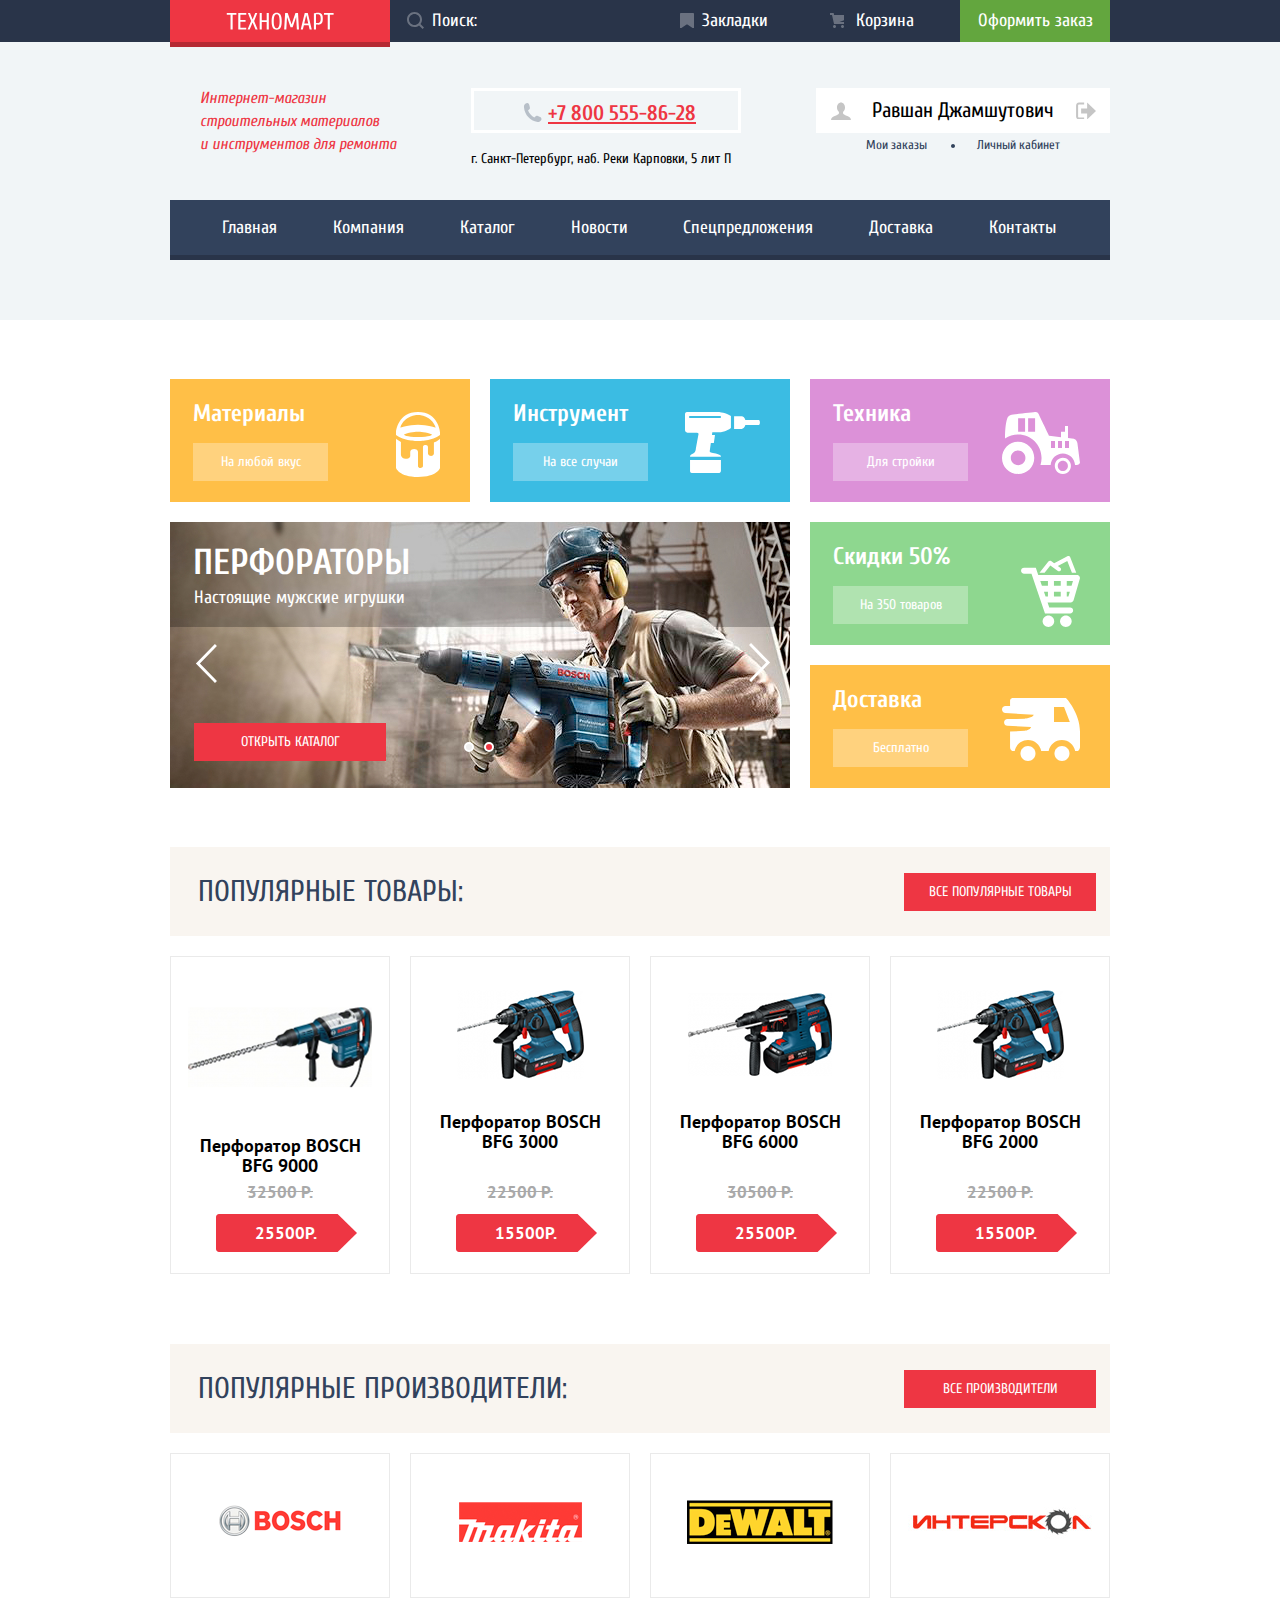
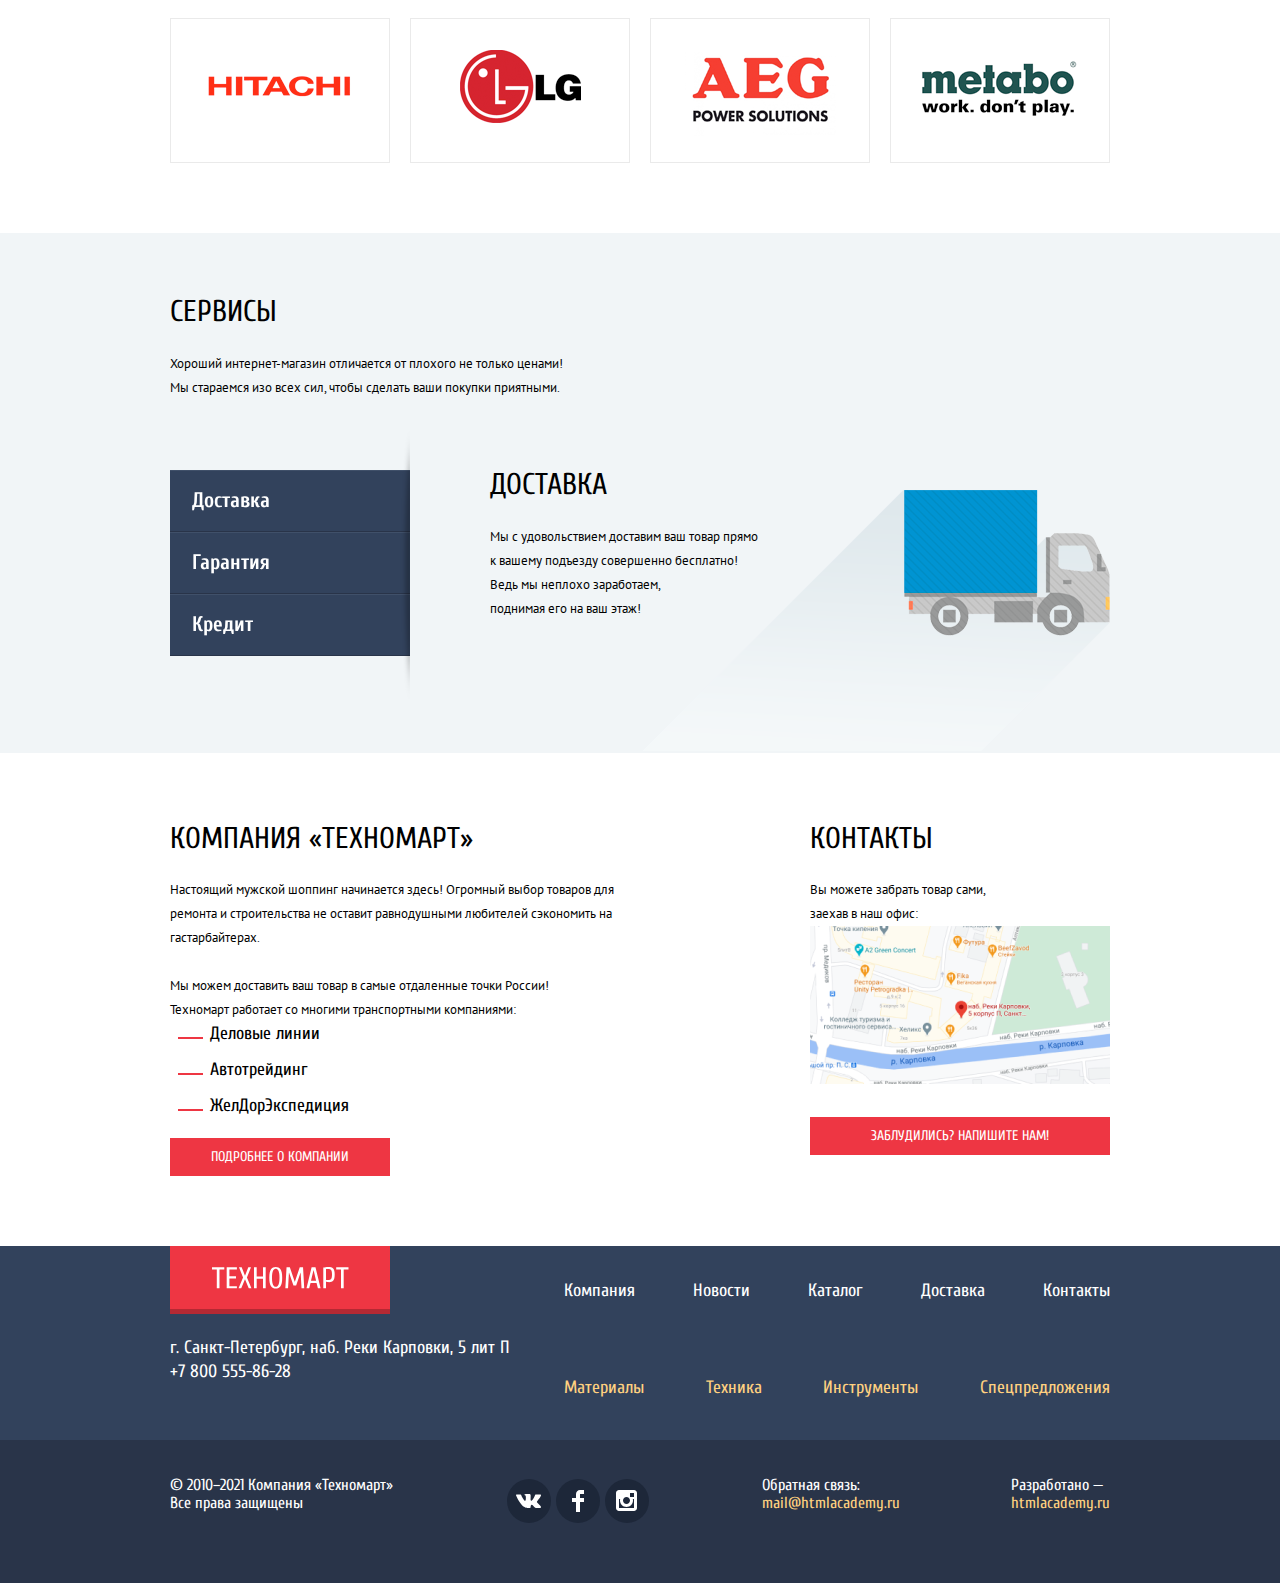
<file: index.html>
<!DOCTYPE html>
<html class="page" lang="ru">
  <head>
    <meta charset="utf-8">
    <link rel="icon" href="favicon.ico">
    <link rel="icon" href="img/icon/favicon/icon.svg" type="image/svg+xml">
    <link rel="apple-touch-icon" href="img/icon/favicon/180.png">
    <link rel="manifest" href="manifest.webmanifest">
    <link rel="preconnect" href="https://fonts.googleapis.com">
    <link rel="preconnect" href="https://fonts.gstatic.com" crossorigin>
    <link href="https://fonts.googleapis.com/css2?family=Cuprum:ital,wght@0,400;0,700;1,400;1,700&family=PT+Sans:wght@400;700&display=swap" rel="stylesheet">
    <link href="css/normalize.css" rel="stylesheet">
    <link href="css/style.css" rel="stylesheet">
    <title>HTML Academy: {{projectTitle}}</title>
  </head>

  <body class="body">
    <header class="header">
        <div class="header-top-wrapper">
          <div class="header-top container href">
            <div class="logo-header">
              <img src="img/logo-technomart.svg" width="108" height="18" alt="Логотип Техномарт">
            </div>
            <div class="header-search">
            <form method="post">
              <input type="search" value="Поиск:" name="search">
            </form>
            </div>
            <a class="header-top-bookmark" href="blank.html"><span>Закладки</span>
            <a class="header-top-cart" href="blank.html"><span>Корзина</span>
            <a class="header-top-order" href="blank.html"><span>Оформить заказ</span></a>
          </div>
        </div class="header-top-wrapper">
        <div class="header-login container">
          <p class="header-title">Интернет-магазин<br>строительных материалов<br>и инструментов для ремонта</p>
          <div>
            <div class="header-contacts-phone">
              <a href="tel:+78005558628" aria-label="телефон">+7 800 555-86-28</a>
            </div>
            <p class="header-address" aria-label="адрес">г. Санкт-Петербург, наб. Реки Карповки, 5 лит П</p>
          </div>
          <div class="visually-hidden">
            <form>
              <button class="button-header-login" aria-label="войти в личный кабинет"><span>Войти</span></button>
              <button class="button-header-reg" aria-label="регистрация"><span>Регистрация</span></button>
            </form>
          </div>
          <div class="authorized">
            <form>
              <button class="button-authorized">
                <span>Равшан Джамшутович</span>
              </button>
            </form>
            <span class="href authorized-text">
              <a href="#">Мои заказы</a>
              <a href="#">Личный кабинет</a></span>
          </div>
        </div>

        <nav class="container">
          <ul class="navigation-undermenu list href">
            <li><a href="index.html"><span>Главная</span></a></li>
            <li><a href="#"><span>Компания</span></a></li>
            <li><a href="catalog.html">Каталог</span></a></li>
            <li><a href="#"><span>Новости</span></a></li>
            <li><a href="#"><span>Спецпредложения</span></a></li>
            <li><a href="#"><span>Доставка</span></a></li>
            <li><a href="#"><span>Контакты</span></a></li>
          </ul>
        </nav>
    </header>

    <main>
      <h1 class="visually-hidden">Интернет-магазин Техномарт</h1>
      <section class="promoblock container" aria-label="Промо-блок">
        <h2 class="visually-hidden">Промо-блок</h2>
          <ul class="promoblock-list list">
            <li class="promoblock-item promoblock-item-materials">
              <h3>Материалы</h3>
              <button class="button-promoblock"><span>На любой вкус</span></button>
              <img class="img img-promoblock" src="img/icon/icon-1.svg" width="44" height="65" alt="иконка ведро краски">
            </li>
            <li class="promoblock-item promoblock-item-instruments">
              <h3>Инструмент</h3>
              <button class="button-promoblock"><span>На все случаи</span></button>
              <img class="img img-promoblock" src="img/icon/icon-2.svg" width="75" height="61" alt="иконка перфоратор">
            </li>
            <li class="promoblock-item promoblock-item-technics">
              <h3>Техника</h3>
              <button class="button-promoblock"><span>Для стройки</span></button>
              <img class="img img-promoblock" src="img/icon/icon-3.svg" width="78" height="62" alt="иконка техника">
            </li>
            <li class="promoblock-item promoblock-item-discounts">
              <h3>Скидки 50%</h3>
              <button class="button-promoblock"><span>На 350 товаров</span></button>
              <img class="img img-promoblock" src="img/icon/icon-4.svg" width="59" height="72" alt="иконка тележка">
            </li>
            <li class="promoblock-item promoblock-item-delivery">
              <h3>Доставка</h3>
              <button class="button-promoblock"><span>Бесплатно</span></button>
              <img class="img img-promoblock" src="img/icon/icon-5.svg" width="78" height="63" alt="иконка Доставка">
            </li>
            <li class="slider-main">
              <div>
                <div class="slider-perf">
                  <h3>Перфораторы</h3>
                  <span class="slider-text">Настоящие мужские игрушки</span>
                </div>
                <div class="slider-drel"><h3>Дрели</h3>
                  <span class="slider-text">Соседям на радость!</span>
                </div>
              </div>
              <div>
                <button class="button button-slider">Открыть каталог</button>
                <button class="button-slider-back"></button>
                <button class="button-slider-next"></button>
                <div class="slider-pagination">
                  <button class="button-slider-pagination"></button>
                  <button class="button-slider-pagination current"></button>
                </div>
              </div>
            </li>
          </ul>

      </section>

      <section class=" container">
        <div class="topic-sepia">
          <h2 class="topic">Популярные товары:</h2>
          <form>
            <button class="button">Все популярные товары</button>
          </form>
        </div>
        <ul class="product-cart-list product-cart-list-pop list">
          <li class="product-cart">
            <h3 class="product-cart-title"><span>Перфоратор BOSCH<br> BFG 9000</span></h3>
            <img class="img img-product-cart" src="img/product/perf1.png" width="184" height="164" alt="">
            <span class="product-cart-lastprice">32500 р.</span>
              <button class="button-product-cart" aria-label="добавить в корзину Перфоратор BOSCH BFG 9000">25500р.</button>
            <div class="product-cart-description">
              <button class="button-product-cart-description-buy" >Купить</button>
              <button class="button-product-cart-description-bookmarks">В закладки</button>
            </div>
          </li>
          <li class="product-cart">
            <h3 class="product-cart-title">Перфоратор BOSCH<br>BFG 3000</h3>
            <img class="img img-product-cart" src="img/product/perf2.png" width="127" height="112" alt=""><br>
            <span class="product-cart-lastprice">22500 р.</span>
            <form>
              <button class="button-product-cart">15500р.</button>
            </form>
            <div class="product-cart-description">
              <button class="button-product-cart-description-buy">Купить</button>
              <button class="button-product-cart-description-bookmarks">В закладки</button>
            </div>
          </li>
          <li class="product-cart">
            <h3 class="product-cart-title">Перфоратор BOSCH<br> BFG 6000</h3>
            <img class="img img-product-cart" src="img/product/perf3.png" width="144" height="128" alt=""><br>
            <span class="product-cart-lastprice">30500 р.</span>
            <form>
              <button class="button-product-cart">25500р.</button>
            </form>
            <div class="product-cart-description">
              <button class="button-product-cart-description-buy">Купить</button>
              <button class="button-product-cart-description-bookmarks">В закладки</button>
            </div>
          </li>
          <li class="product-cart">
            <h3 class="product-cart-title">Перфоратор BOSCH<br> BFG 2000</h3>
            <img class="img img-product-cart" src="img/product/perf2.png" width="127" height="112" alt=""><br>
            <span class="product-cart-lastprice">22500 р.</span>
            <form>
              <button class="button-product-cart">15500р.</button>
            </form>
            <div class="product-cart-description">
              <button class="button-product-cart-description-buy">Купить</button>
              <button class="button-product-cart-description-bookmarks">В закладки</button>
            </div>
          </li>
          <!-- <li>
            <button class="button"><img src="/img/icon/icon-cart.svg">Купить</button>
          </li> -->
        </ul>
      </section>

      <section class=" container">
        <div class="topic-sepia">
          <h2 class="topic">Популярные производители:</h2>
            <button class="button">Все производители</button>
        </div>
        <ul class="brand-list list">
          <li class="link-brand">
            <a href="blank.html"><img class="brand-img" src="img/brands/bosch1.png" width="126" height="37" alt=""></a>
          </li>
          <li class="link-brand" >
            <a href="blank.html"><img class="brand-img" src="img/brands/makita2.png" width="123" height="40" alt=""></a>
          </li>
          <li class="link-brand">
            <a href="blank.html"><img class="brand-img" src="img/brands/dewalt3.png" width="146" height="44" alt=""></a>
          </li>
          <li class="link-brand" >
            <a href="blank.html"><img class="brand-img" src="img/brands/interskol4.png" width="200" height="76" alt=""></a>
          </li>
          <li class="link-brand" >
            <a href="blank.html"><img class="brand-img" src="img/brands/hitachi5.png" width="169" height="31" alt=""></a>
          </li>
          <li class="link-brand" >
            <a href="blank.html"><img class="brand-img" src="img/brands/lg6.png" width="121"; height="73" alt=""></a>
          </li>
          <li class="link-brand" >
            <a href="blank.html"><img class="brand-img" src="img/brands/aeg7.png" width="151" height="98" alt=""></a>
          </li>
          <li class="link-brand" >
            <a href="blank.html"><img class="brand-img" src="img/brands/metabo8.png" width="206" height="73" alt=""></a>
          </li>
        </ul>
      </section>

      <section class="info-cont">
        <div class="info container">
          <div class="service"><h2 class="topic">Сервисы</h2>
            <span>Хороший интернет-магазин отличается от плохого не только ценами!<br>Мы стараемся изо всех сил, чтобы сделать ваши покупки приятными.</span>
          </div>
          <ul class="service-list list">
            <li><button class="service-button">Доставка</button></li>
            <li><button class="service-button">Гарантия</button></li>
            <li><button class="service-button">Кредит</button></li>
          </ul>
          <ul class="slider-service list">
            <li class="service-item-devilery">
              <h3 class="topic">Доставка</h3>
              <span>Мы с удовольствием доставим ваш товар прямо<br>к вашему подъезду совершенно бесплатно!<br>Ведь мы неплохо заработаем,<br>поднимая его на ваш этаж!</span>
            </li>
            <li class="service-item-garant visually-hidden">
              <h3 class="topic">Гарантия</h3>
              Если купленный у нас товар поломается или заискрит, <br>а также в случае пожара, спровоцированного его возгоранием,  вы всегда можете быть уверены в нашей гарантии. Мы обменяем сгоревший товар на новый. <br>Дом уж восстановите как-нибудь сами.
            </li>
            <li class="service-item-credit visually-hidden">
              <h3 class="topic">Кредит</h3>
              Залезть в долговую яму стало проще! <br>Кредитные консультанты придут вам на помощь.
            <button class="button">ОТПРАВИТЬ ЗАЯВКУ</button>
            </li>
          </ul>
        </div>
      </section>

      <section class="about  container">
        <div class="about-company">
          <h2 class="topic">КОМПАНИЯ «Техномарт»</h2>
          <span>Настоящий мужской шоппинг начинается здесь! Огромный выбор товаров для ремонта и строительства не оставит равнодушными любителей сэкономить на гастарбайтерах.<br><br>Мы можем доставить ваш товар в самые отдаленные точки России!<br>Техномарт работает со многими транспортными компаниями:<br></span>
          <ul class="about-list">
            <li>Деловые линии</button></li>
            <li>Автотрейдинг</button></li>
            <li>ЖелДорЭкспедиция</button></li>
          </ul>
          <form>
            <button class="button">Подробнее о компании</button>
          </form>
        </div>
        <div class="about-contacts">
          <h2 class="topic">КОНТАКТЫ</h2>
          <span>Вы можете забрать товар сами,<br>заехав в наш офис:</span>
          <img class="img img-map" src="img/map-mini.png" width="300" height="158" alt="Карта">
          <img class="img img-map img-map-popup" src="img/map-popup.png" width="1736" height="779" alt="">
          <form>
            <button class="button modal-feedback-show">Заблудились? НапиШИТЕ НАМ!</button>
          </form>
        </div>
        </section>
    </main>

    <footer class="navigation-footer-wrapper">
      <nav class="navigation-footer-top container">
        <a class="logo-footer" href="index.html"><img src="img/logo-technomart-footer.svg" width="138" height="23" alt="лого техномаркт"></a>
        <ul class="href footer-nav-list list">
          <li><a href="company.html">Компания</a></li>
          <li><a href="blank.html">Новости</a></li>
          <li><a href="catalog.html">Каталог</a></li>
          <li><a href="blank.html">Доставка</a></li>
          <li><a href="contacts.html">Контакты</a></li>
        </ul>
        <span class="footer-contacts href" aria-label="адрес">г. Санкт-Петербург, наб. Реки Карповки, 5 лит П<br><a href="tel:+78005558628">+7 800 555-86-28</a></span>
        <ul class="href footer-nav-list footer-text-gold list">
          <li><a href="blank.html">Материалы</a></li>
          <li><a href="blank.html">Техника</a></li>
          <li><a href="blank.html">Инструменты</a></li>
          <li><a href="blank.html">Спецпредложения</a></li>
        </ul>
      </nav>

      <div class="href footer-down-wrapper">
        <div class="footer-down container">
          <span>© 2010–2021 Компания «Техномарт»<br>Все права защищены</span>
          <ul class="img-social-list list">
            <li aria-label="Вконтакте"><svg  width="44" height="44" viewBox="0 0 44 44" fill="none" xmlns="http://www.w3.org/2000/svg">
              <path d="M24.5403 25.7284C25.4609 25.4387 26.6395 27.6409 27.8943 28.4837C28.836 29.1221 29.5573 28.9843 29.5573 28.9843L32.9017 28.9374C32.9017 28.9374 34.6495 28.8324 33.8232 27.4805C33.7549 27.368 33.3389 26.4784 31.334 24.6474C29.2376 22.7321 29.5217 23.0424 32.0456 19.7312C33.5835 17.7127 34.1988 16.4799 34.0062 15.9549C33.8213 15.4496 32.6918 15.5809 32.6918 15.5809L28.9237 15.6062C28.5568 15.6071 28.2458 15.7177 28.1042 16.089C28.1013 16.0927 27.5062 17.6509 26.7127 18.9755C25.0362 21.7777 24.3669 21.9268 24.0896 21.7515C23.4531 21.3455 23.6139 20.123 23.6139 19.254C23.6139 16.538 24.0299 15.4055 22.7992 15.113C22.388 15.0155 22.0876 14.9518 21.0389 14.9424C19.6985 14.9227 18.5603 14.9424 17.9151 15.2509C17.4866 15.4599 17.1582 15.9184 17.3575 15.9446C17.6079 15.9774 18.1693 16.0946 18.4697 16.494C18.8559 17.0115 18.8443 18.1712 18.8443 18.1712C18.8443 18.1712 19.0649 21.369 18.3243 21.7655C17.8159 22.0374 17.1206 21.4824 15.6252 18.938C14.8615 17.6368 14.2847 16.1987 14.2847 16.1987C14.2847 16.1987 14.173 15.9315 13.9708 15.7852C13.73 15.6118 13.393 15.5565 13.393 15.5565L9.81656 15.579C9.81656 15.579 9.27923 15.594 9.08182 15.8246C8.90656 16.029 9.06738 16.4509 9.06738 16.4509C9.06738 16.4509 11.8686 22.9018 15.0406 26.1512C17.9488 29.1343 21.2537 28.9365 21.2537 28.9365H22.7511C22.7511 28.9365 23.2027 28.8859 23.4338 28.644C23.6495 28.419 23.6399 27.9962 23.6399 27.9962C23.6399 27.9962 23.61 26.019 24.5403 25.7284Z" fill="white"/>
              </svg></li>
            <li aria-label="Фейсбук"><svg width="44" height="44" viewBox="0 0 44 44" fill="none" xmlns="http://www.w3.org/2000/svg">
              <path d="M28 15V11H24C21.7909 11 20 12.7909 20 15V19H16V23H20V33H24V23H28V19H24V15H28Z" fill="white"/>
              </svg></li>
            <li aria-label="Инстаграм"><svg width="44" height="44" viewBox="0 0 44 44" fill="none" xmlns="http://www.w3.org/2000/svg">
              <path fill-rule="evenodd" clip-rule="evenodd" d="M14 11H29C30.65 11 32 12.35 32 14V29C32 30.65 30.65 32 29 32H14C12.35 32 11 30.65 11 29V14C11 12.35 12.35 11 14 11ZM25 21.5C25 19.57 23.43 18 21.5 18C19.57 18 18 19.57 18 21.5C18 23.43 19.57 25 21.5 25C23.43 25 25 23.43 25 21.5ZM14 29V20H15.181C15.0626 20.4913 15.0019 20.9947 15 21.5C15 25.0899 17.9101 28 21.5 28C25.0899 28 28 25.0899 28 21.5C27.9986 20.9946 27.9379 20.4912 27.819 20H29V29H14ZM25 18H29V14H25V18Z" fill="white"/>
              </svg></li>
          </ul>
          <span class="footer-text-gold">Обратная связь:<br><a class="footer-down-href" href="mail@htmlacademy.ru">mail@htmlacademy.ru</a></span>
          <span class="footer-text-gold">Разработано —<br><a class="footer-down-href" href="https://htmlacademy.ru/intensive/htmlcss">htmlacademy.ru</a></span>
        </div>
      </div>
    </footer>

    <section class="modal modal-feedback">
      <h2 class="feedback visually-hidden">Обратная связь</h2>
        <form class="container-modal" action="https://echo.htmlacademy.ru" method="post">
          <span class="feedback-name">
            <label for="name">Ваше имя:</label><br>
            <input id="name" type="text" name="name" placeholder="Имя Фамилия"  aria-label="введите имя и фамилию"></span>
          <span class="feedback-mail">
            <label for="email">Ваш e-mail:</label><br>
            <input id="email" type="email" name="e-mail" placeholder="email@example.com" aria-label="введите почтовый адресс"></span>
          <div class="feedback-text">
            <label for="text">Текст письма:</label><br>
            <input id="text" type="text" name="text" placeholder="В свободной форме"></div>
        </form>
        <div class="modal-button-wrapper">
          <input class="button modal-feedback-submit" type="submit" value="Отправить"  aria-label="отправить письмо">
        </div>
        <button class="modal-feedback-close" type="button">Закрыть</button>
    </section>

    <section class="modal map-popup">
      <h2 class="visually-hidden">Как до нас добраться</h2>
      <iframe src="https://www.google.com/maps/embed?pb=!1m18!1m12!1m3!1d998.4112633329355!2d30.3163145583218!3d59.968267337863026!2m3!1f0!2f0!3f0!3m2!1i1024!2i768!4f13.1!3m3!1m2!1s0x4696315bc48a26c9%3A0x8a49e1486716f5b1!2z0L3QsNCxLiBQ0LXQutC4INCa0LDRgNC_0L7QstC60LgsIDXQnywg0KHQsNC90LrRgi3Qn9C10YLQtdGA0LHRg9GA0LMsINCg0L7RgdGB0LjRjywgMTk3MDIy!5e0!3m2!1sru!2s!4v1652632997985!5m2!1sru!2s" width="943px" height="449px" style="border:0;" allowfullscreen="" loading="lazy" referrerpolicy="no-referrer-when-downgrade"></iframe>
      <button class="modal-map-close" type="button">Закрыть</button>
    </section>
    <script src="/js/modal-feedback.js"></script>
    <script src="/js/modal-map.js"></script>
  </body>
</html>
</file>
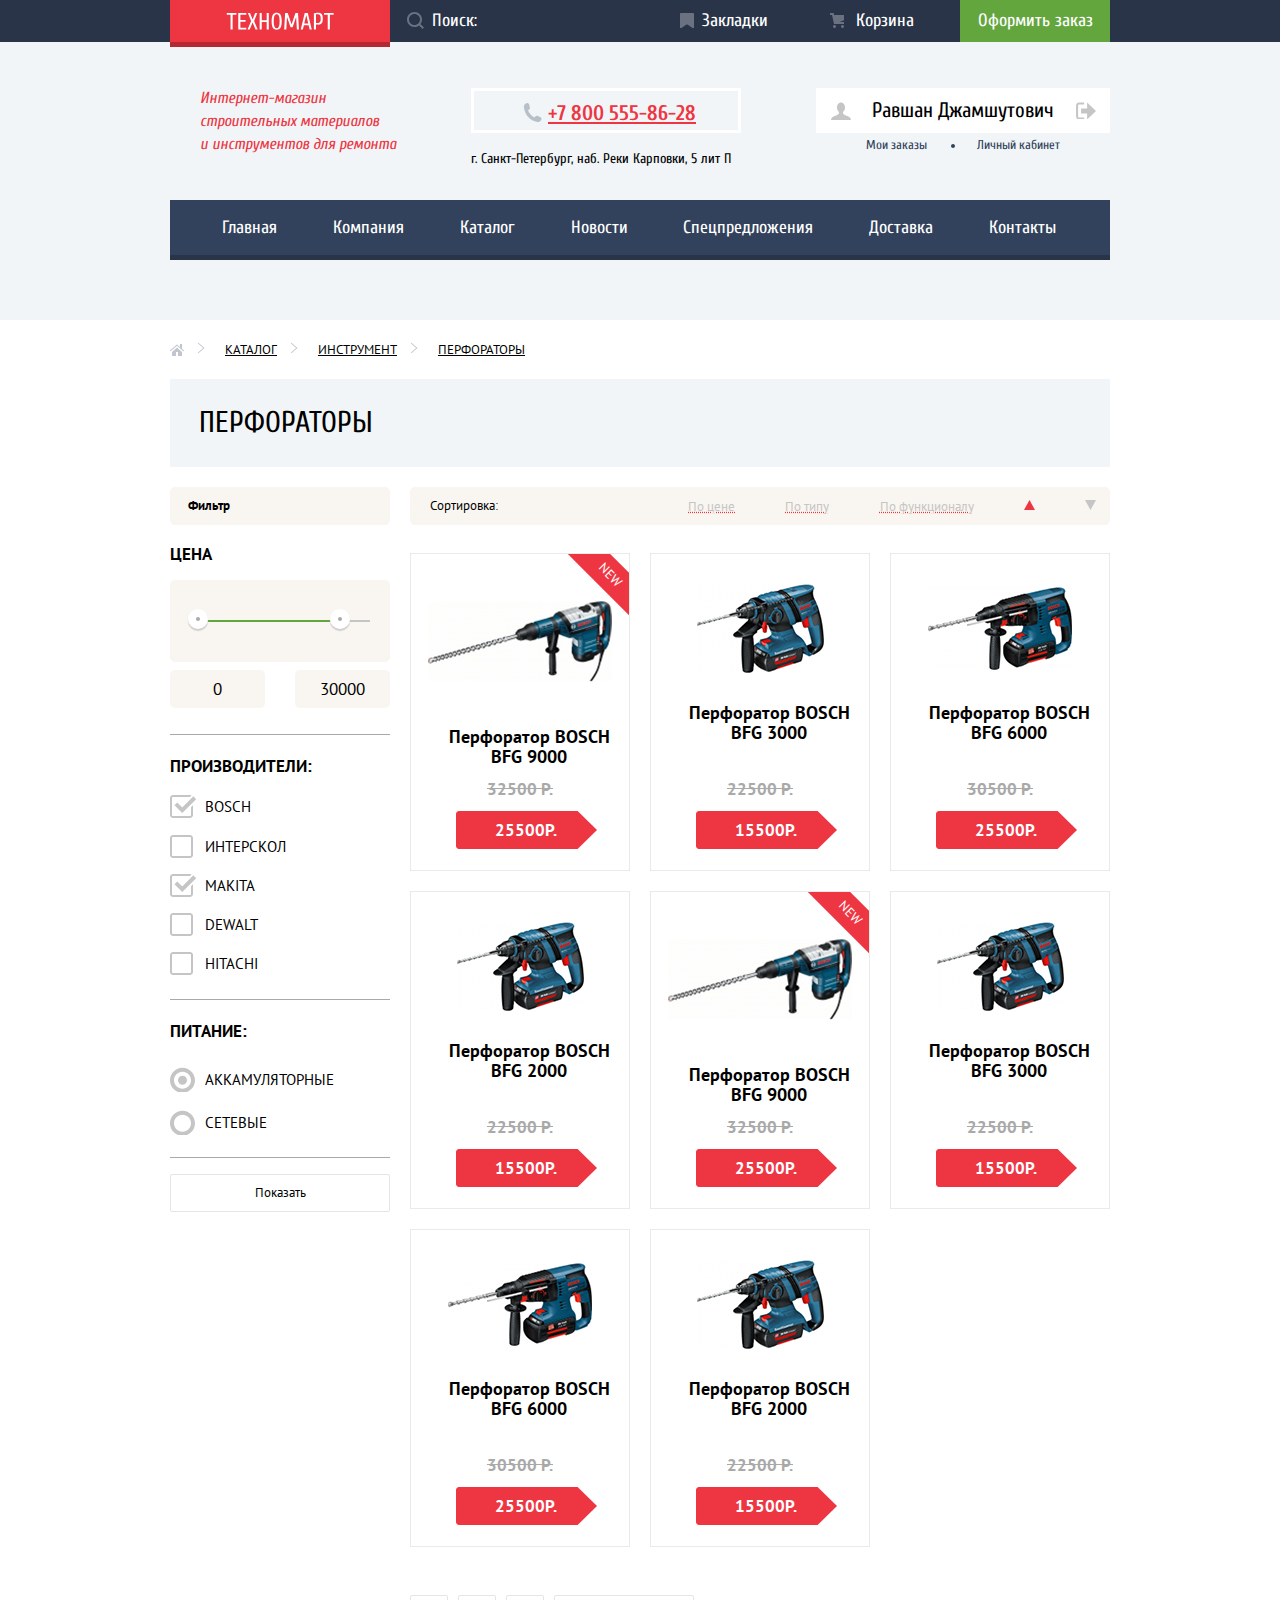
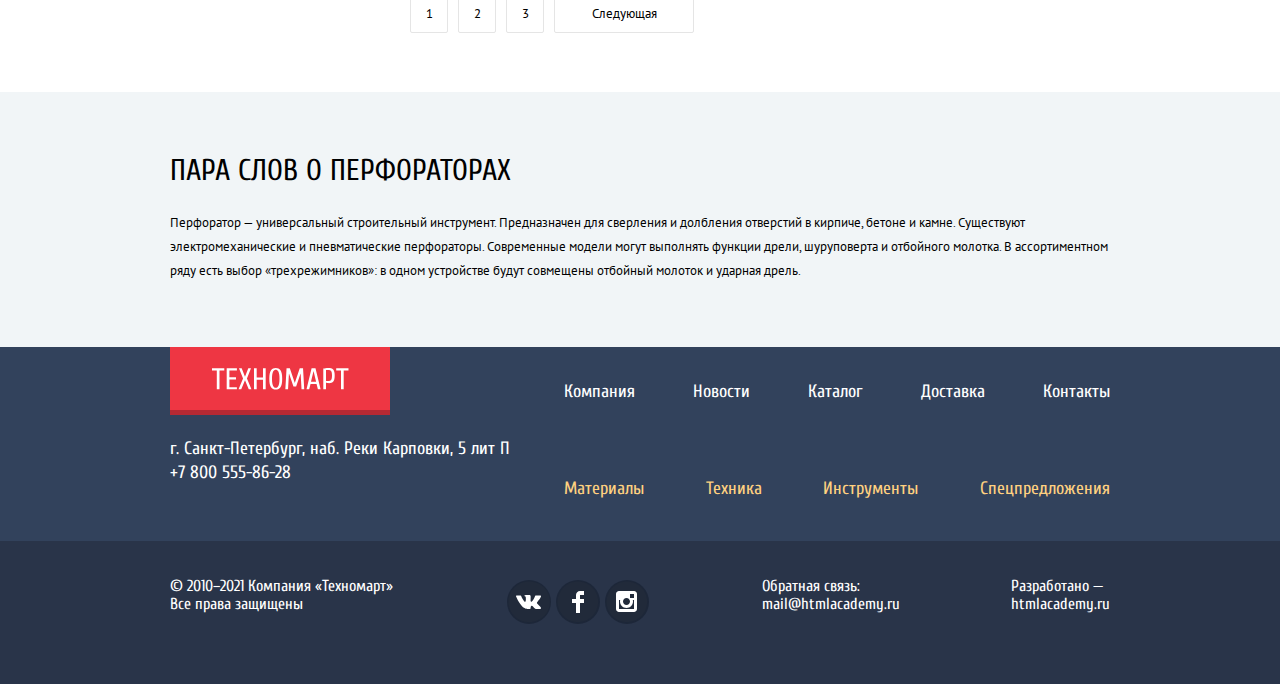
<file: catalog.html>
<!DOCTYPE html>
<html class="page" lang="ru">
  <head>
    <meta charset="utf-8">
    <link rel="icon" href="favicon.ico">
    <link rel="icon" href="img/icon/favicon/icon.svg" type="image/svg+xml">
    <link rel="apple-touch-icon" href="img/icon/favicon/180.png">
    <link rel="manifest" href="manifest.webmanifest">
    <link rel="preconnect" href="https://fonts.googleapis.com">
    <link rel="preconnect" href="https://fonts.gstatic.com" crossorigin>
    <link href="https://fonts.googleapis.com/css2?family=Cuprum:ital,wght@0,400;0,700;1,400;1,700&family=PT+Sans:wght@400;700&display=swap" rel="stylesheet">
    <link href="css/normalize.css" rel="stylesheet">
    <link href="css/style.css" rel="stylesheet">
    <title>HTML Academy: {{projectTitle}}</title>
  </head>
  <body class="body">
    <header class="header">

      <div class="header-top-wrapper">
        <div class="header-top container href">
          <div class="logo-header">
            <img src="img/logo-technomart.svg" width="108" height="18" alt="Логотип Техномарт">
          </div>
          <div class="header-search">
          <form method="post">
            <input type="search" value="Поиск:" name="search">
          </form>
          </div>
          <a class="header-top-bookmark" href="blank.html"><span>Закладки</span>
          <a class="header-top-cart" href="blank.html"><span>Корзина</span>
          <a class="header-top-order" href="blank.html"><span>Оформить заказ</span></a>
        </div>
      </div class="header-top-wrapper">
      <div class="header-login container">
        <p class="header-title">Интернет-магазин<br>строительных материалов<br>и инструментов для ремонта</p>
        <div>
          <div class="header-contacts-phone">
            <a href="tel:+78005558628">+7 800 555-86-28</a>
          </div>
          <p class="header-address">г. Санкт-Петербург, наб. Реки Карповки, 5 лит П</p>
        </div>
        <div class="visually-hidden">
          <form>
            <button class="button-header-login"><span>Войти</span></button>
            <button class="button-header-reg"><span>Регистрация</span></button>
          </form>
        </div>
        <div class="authorized">
          <form>
            <button class="button-authorized">
              <span>Равшан Джамшутович</span>
            </button>
          </form>
          <span class="href authorized-text">
            <a href="#">Мои заказы</a>
            <a href="#">Личный кабинет</a></span>
        </div>


        <!--Сверстаны должны быть все элементы, а за отображение определенных должен отвечать класс в CSS, например authorized или любой другой. Тогда будет с этим классом отображается состояние с первого скриншота, а без него - со второго.-->
        <!-- <img src="img/icon/icon-user.svg" width="20" height="18" alt="">
        Равшан Джамшутович
        <img src="img/icon/icon-relogin.svg" width="20" height="17" alt="">
        Мои заказы <img src="img/icon/dot.svg" width="6" height="7" alt=""> Личный кабинет -->
      </div>
      <nav class="container">
        <ul class="navigation-undermenu list href">
          <li><a href="index.html"><span>Главная</span></a></li>
          <li><a href="#"><span>Компания</span></a></li>
          <li><a href="catalog.html">Каталог</span></a></li>
          <li><a href="#"><span>Новости</span></a></li>
          <li><a href="#"><span>Спецпредложения</span></a></li>
          <li><a href="#"><span>Доставка</span></a></li>
          <li><a href="#"><span>Контакты</span></a></li>
        </ul>
      </nav>

  </header>

    <main class=" ">
      <div class=" main-catalog container">
        <ul class="breadcrumbs">
          <li><a href=""><img src="/img/icon/icon-home.svg" ></a></li>
          <li><a href="catalog.html">Каталог</a></li>
          <li><a href="catalog.html">Инструмент</a></li>
          <li><a href="catalog.html">Перфораторы</a></li>
        </ul>
        <h2 class="topic topic-catalog">Перфораторы</h2>


        <section class="filter-cont">
            <h3 class="topic-sepia-catalog ">Фильтр</h3>
            <form method="get" action="https://echo.htmlacademy.ru">
              <fieldset class="price-range">
                <legend class="filter">Цена</legend>
                  <div class="range-filter">
                    <div class="range-controls topic-sepia-catalog">
                      <div class="scale">
                        <div class="bar"></div>
                      </div>
                      <div class="toggle toggle-min" tabindex="0"></div>
                      <div class="toggle toggle-max" tabindex="0"></div>
                    </div>
                    <div class="price-controls">
                      <input  type="text" name="min-price" value="0">
                      <input type="text" name="max-price" value="30000">
                    </div>
                  </div>
              </fieldset>
              <fieldset class="checkbox-catalog">
                <legend class="filter">производители:</legend>
                  <ul class="filter-list-checkbox list">
                    <li>
                      <input class="checkbox" type="checkbox" name="BOSCH" id="filter-BOSCH" checked>
                      <label class="check-label" for="filter-BOSCH">BOSCH</label></li>
                    <li>
                      <input class="checkbox" type="checkbox" name="Интерскол" id="filter-Интерскол">
                      <label class="check-label" for="filter-Интерскол">Интерскол</label></li>
                    <li>
                      <input class="checkbox" type="checkbox" name="Makita" id="filter-Makita" checked>
                      <label class="check-label" for="filter-Makita">Makita</label></li>
                    <li>
                      <input class="checkbox" type="checkbox" name="Dewalt" id="filter-Dewalt">
                      <label class="check-label" for="filter-Dewalt">Dewalt</label></li>
                    <li>
                      <input class="checkbox" type="checkbox" name="Hitachi" id="filter-Hitachi">
                      <label class="check-label" for="filter-Hitachi">Hitachi</label></li>
                  </ul>
              </fieldset>
              <fieldset class="input-radio-catalog">
                <legend class="filter">питание:</legend>
                  <ul class="filter-list-radio list">
                    <li>
                      <input class="radio-buttom" type="radio" name="product-group" value="dc" id="filter-dc" checked>
                      <label class="radio-buttom-label" for="filter-dc">Аккамуляторные</label>
                    </li>
                    <li>
                      <input class="radio-buttom" type="radio" name="product-group" value="ac" id="filter-ac">
                      <label class="radio-buttom-label" for="filter-ac">Сетевые</label>
                    </li>
                  </ul>
              </fieldset>
              <button class="button-filter" type="submit">Показать</button>
            </form>
        </section>

        <section class="sorting">
          <ul class="sorting-list  topic-sepia-catalog list">
            <span class="topic-sepia-catalog">Сортировка:</span>
            <li><a href="#">По цене</a></li>
            <li><a href="#">По типу</a></li>
            <li><a href="#">По функционалу</a></li>
            <li><svg width="11" height="10" viewBox="0 0 11 10" fill="none" xmlns="http://www.w3.org/2000/svg">
                  <path d="M5.5 0L11 10L0 10" fill="#EE3643"/></svg></li>
            <li><svg width="11" height="10" viewBox="0 0 11 10" fill="none" xmlns="http://www.w3.org/2000/svg">
                    <path d="M5.5 10L0 0H11" fill="#C5C5C5"/></svg></li>
          </ul>
        </section>


        <ul class="product-cart-list product-cart-list-catalog list">
          <li class="product-cart">
            <h3 class="product-cart-title"><span>Перфоратор BOSCH<br> BFG 9000</span></h3>
            <img class="img img-product-cart" src="img/product/perf1.png" width="184" height="164" alt="">
            <span class="product-cart-lastprice">32500 р.</span>
              <button class="button-product-cart">25500р.</button>
              <div class="product-cart-new">NEW</div>
            <div class="product-cart-description">
              <button class="button-product-cart-description-buy">Купить</button>
              <button class="button-product-cart-description-bookmarks">В закладки</button>
            </div>
          </li>
          <li class="product-cart">
            <h3 class="product-cart-title">Перфоратор BOSCH<br>BFG 3000</h3>
            <img class="img img-product-cart" src="img/product/perf2.png" width="127" height="112" alt=""><br>
            <span class="product-cart-lastprice">22500 р.</span>
            <form>
              <button class="button-product-cart">15500р.</button>
            </form>
            <div class="product-cart-description">
              <button class="button-product-cart-description-buy">Купить</button>
              <button class="button-product-cart-description-bookmarks">В закладки</button>
            </div>
          </li>
          <li class="product-cart">
            <h3 class="product-cart-title">Перфоратор BOSCH<br> BFG 6000</h3>
            <img class="img img-product-cart" src="img/product/perf3.png" width="144" height="128" alt=""><br>
            <span class="product-cart-lastprice">30500 р.</span>
            <form>
              <button class="button-product-cart">25500р.</button>
            </form>
            <div class="product-cart-description">
              <button class="button-product-cart-description-buy">Купить</button>
              <button class="button-product-cart-description-bookmarks">В закладки</button>
            </div>
          </li>
          <li class="product-cart">
            <h3 class="product-cart-title">Перфоратор BOSCH<br> BFG 2000</h3>
            <img class="img img-product-cart" src="img/product/perf2.png" width="127" height="112" alt=""><br>
            <span class="product-cart-lastprice">22500 р.</span>
            <form>
              <button class="button-product-cart">15500р.</button>
            </form>
            <div class="product-cart-description">
              <button class="button-product-cart-description-buy">Купить</button>
              <button class="button-product-cart-description-bookmarks">В закладки</button>
            </div>
          </li>
          <li class="product-cart">
            <h3 class="product-cart-title"><span>Перфоратор BOSCH<br> BFG 9000</span></h3>
            <img class="img img-product-cart" src="img/product/perf1.png" width="184" height="164" alt="">
            <span class="product-cart-lastprice">32500 р.</span>
              <button class="button-product-cart">25500р.</button>
              <div class="product-cart-new">NEW</div>
            <div class="product-cart-description">
              <button class="button-product-cart-description-buy">Купить</button>
              <button class="button-product-cart-description-bookmarks">В закладки</button>
            </div>
          </li>
          <li class="product-cart">
            <h3 class="product-cart-title">Перфоратор BOSCH<br>BFG 3000</h3>
            <img class="img img-product-cart" src="img/product/perf2.png" width="127" height="112" alt=""><br>
            <span class="product-cart-lastprice">22500 р.</span>
            <form>
              <button class="button-product-cart">15500р.</button>
            </form>
            <div class="product-cart-description">
              <button class="button-product-cart-description-buy">Купить</button>
              <button class="button-product-cart-description-bookmarks">В закладки</button>
            </div>
          </li>
          <li class="product-cart">
            <h3 class="product-cart-title">Перфоратор BOSCH<br> BFG 6000</h3>
            <img class="img img-product-cart" src="img/product/perf3.png" width="144" height="128" alt=""><br>
            <span class="product-cart-lastprice">30500 р.</span>
            <form>
              <button class="button-product-cart">25500р.</button>
            </form>
            <div class="product-cart-description">
              <button class="button-product-cart-description-buy">Купить</button>
              <button class="button-product-cart-description-bookmarks">В закладки</button>
            </div>
          </li>
          <li class="product-cart">
            <h3 class="product-cart-title">Перфоратор BOSCH<br> BFG 2000</h3>
            <img class="img img-product-cart" src="img/product/perf2.png" width="127" height="112" alt=""><br>
            <span class="product-cart-lastprice">22500 р.</span>
            <form>
              <button class="button-product-cart">15500р.</button>
            </form>
            <div class="product-cart-description">
              <button class="button-product-cart-description-buy">Купить</button>
              <button class="button-product-cart-description-bookmarks">В закладки</button>
            </div>
          </li>

        </ul>
          <ul class="pagination list">
            <li>
              <button class="button-pagination">1</button></li>
            <li>
              <button class="button-pagination">2</button></li>
            <li>
              <button class="button-pagination">3</button></li>
            <li>
              <button class="button-pagination">Следующая</button></li>
          </ul>

      </div>
      <section class="catalog-info">
        <div class="container">
          <h2 class="topic">Пара слов о перфораторах</h2>
          <span>Перфоратор — универсальный строительный инструмент. Предназначен для сверления и долбления отверстий в кирпиче, бетоне и камне.
          Существуют электромеханические и пневматические перфораторы. Современные модели могут выполнять функции дрели, шуруповерта и отбойного молотка.
          В ассортиментном ряду есть выбор «трехрежимников»: в одном устройстве будут совмещены отбойный молоток и ударная дрель.</span>
        </div>
      </section>

    </main>

    <footer class="navigation-footer-wrapper">
      <nav class="navigation-footer-top container">
        <a class="logo-footer" href="index.html"><img src="img/logo-technomart-footer.svg" width="138" height="23" alt="лого техномаркт"></a>
        <ul class="href footer-nav-list list">
          <li><a href="company.html">Компания</a></li>
          <li><a href="blank.html">Новости</a></li>
          <li><a href="catalog.html">Каталог</a></li>
          <li><a href="blank.html">Доставка</a></li>
          <li><a href="contacts.html">Контакты</a></li>
        </ul>
        <span class="footer-contacts href">г. Санкт-Петербург, наб. Реки Карповки, 5 лит П<br><a href="tel:+78005558628">+7 800 555-86-28</a></span>
        <ul class="href footer-nav-list footer-text-gold list">
          <li><a href="blank.html">Материалы</a></li>
          <li><a href="blank.html">Техника</a></li>
          <li><a href="blank.html">Инструменты</a></li>
          <li><a href="blank.html">Спецпредложения</a></li>
        </ul>
      </nav>

      <div class="href footer-down-wrapper">
        <div class="footer-down container">
          <span>© 2010–2021 Компания «Техномарт»<br>Все права защищены</span>
          <ul class="img-social-list list">
            <li><svg  width="44" height="44" viewBox="0 0 44 44" fill="none" xmlns="http://www.w3.org/2000/svg">
              <path class="img-social" fill-rule="evenodd" clip-rule="evenodd" d="M22.1627 1.4839C33.6533 1.4839 42.9683 10.5873 42.9683 21.8169C42.9683 33.0461 33.6533 42.1494 22.1627 42.1494C10.6721 42.1494 1.35714 33.0461 1.35714 21.8169C1.35714 10.5873 10.6721 1.4839 22.1627 1.4839Z" fill="#212A3A"/>
                <path d="M24.5403 25.7284C25.4609 25.4387 26.6395 27.6409 27.8943 28.4837C28.836 29.1221 29.5573 28.9843 29.5573 28.9843L32.9017 28.9374C32.9017 28.9374 34.6495 28.8324 33.8232 27.4805C33.7549 27.368 33.3389 26.4784 31.334 24.6474C29.2376 22.7321 29.5217 23.0424 32.0456 19.7312C33.5835 17.7127 34.1988 16.4799 34.0062 15.9549C33.8213 15.4496 32.6918 15.5809 32.6918 15.5809L28.9237 15.6062C28.5568 15.6071 28.2458 15.7177 28.1042 16.089C28.1013 16.0927 27.5062 17.6509 26.7127 18.9755C25.0362 21.7777 24.3669 21.9268 24.0896 21.7515C23.4531 21.3455 23.6139 20.123 23.6139 19.254C23.6139 16.538 24.0299 15.4055 22.7992 15.113C22.388 15.0155 22.0876 14.9518 21.0389 14.9424C19.6985 14.9227 18.5603 14.9424 17.9151 15.2509C17.4866 15.4599 17.1582 15.9184 17.3575 15.9446C17.6079 15.9774 18.1693 16.0946 18.4697 16.494C18.8559 17.0115 18.8443 18.1712 18.8443 18.1712C18.8443 18.1712 19.0649 21.369 18.3243 21.7655C17.8159 22.0374 17.1206 21.4824 15.6252 18.938C14.8615 17.6368 14.2847 16.1987 14.2847 16.1987C14.2847 16.1987 14.173 15.9315 13.9708 15.7852C13.73 15.6118 13.393 15.5565 13.393 15.5565L9.81656 15.579C9.81656 15.579 9.27923 15.594 9.08182 15.8246C8.90656 16.029 9.06738 16.4509 9.06738 16.4509C9.06738 16.4509 11.8686 22.9018 15.0406 26.1512C17.9488 29.1343 21.2537 28.9365 21.2537 28.9365H22.7511C22.7511 28.9365 23.2027 28.8859 23.4338 28.644C23.6495 28.419 23.6399 27.9962 23.6399 27.9962C23.6399 27.9962 23.61 26.019 24.5403 25.7284Z" fill="white"/>
              </svg></li>
            <li><svg width="44" height="44" viewBox="0 0 44 44" fill="none" xmlns="http://www.w3.org/2000/svg">
              <path class="img-social" fill-rule="evenodd" clip-rule="evenodd" d="M21.8938 1.4839C33.1232 1.4839 42.2265 10.5873 42.2265 21.8169C42.2265 33.0461 33.1232 42.1494 21.8938 42.1494C10.6643 42.1494 1.56108 33.0461 1.56108 21.8169C1.56108 10.5873 10.6643 1.4839 21.8938 1.4839Z" fill="#212A3A"/>
              <path d="M28 15V11H24C21.7909 11 20 12.7909 20 15V19H16V23H20V33H24V23H28V19H24V15H28Z" fill="white"/>
              </svg></li>
            <li><svg width="44" height="44" viewBox="0 0 44 44" fill="none" xmlns="http://www.w3.org/2000/svg">
              <path class="img-social" fill-rule="evenodd" clip-rule="evenodd" d="M21.8938 1.4839C33.1233 1.4839 42.2265 10.5873 42.2265 21.8169C42.2265 33.0461 33.1233 42.1494 21.8938 42.1494C10.6643 42.1494 1.56112 33.0461 1.56112 21.8169C1.56112 10.5873 10.6643 1.4839 21.8938 1.4839Z" fill="#212A3A"/>
              <path fill-rule="evenodd" clip-rule="evenodd" d="M14 11H29C30.65 11 32 12.35 32 14V29C32 30.65 30.65 32 29 32H14C12.35 32 11 30.65 11 29V14C11 12.35 12.35 11 14 11ZM25 21.5C25 19.57 23.43 18 21.5 18C19.57 18 18 19.57 18 21.5C18 23.43 19.57 25 21.5 25C23.43 25 25 23.43 25 21.5ZM14 29V20H15.181C15.0626 20.4913 15.0019 20.9947 15 21.5C15 25.0899 17.9101 28 21.5 28C25.0899 28 28 25.0899 28 21.5C27.9986 20.9946 27.9379 20.4912 27.819 20H29V29H14ZM25 18H29V14H25V18Z" fill="white"/>
              </svg></li>
          </ul>
          <span>Обратная связь:<br><a class="footer-down-href footer-text-gold" href="mail@htmlacademy.ru">mail@htmlacademy.ru</a></span>
          <span>Разработано —<br><a class="footer-down-href footer-text-gold" href="https://htmlacademy.ru/intensive/htmlcss">htmlacademy.ru</a></span>
        </div>
      </div>
    </footer>
    <p class="visually-hidden">Репозиторий создан для обучения на профессиональном онлайн‑курсе «<a href="https://htmlacademy.ru/intensive/htmlcss">HTML и CSS. Профессиональная вёрстка сайтов</a>».</p>
  </body>
  <section class="modal modal-cart">
    <span>Товар добавлен в корзину!</span>
    <div class="modal-button-wrapper">
        <button class="button">Оформит заказ</button>
        <button class="button">Продолжить покупки</button>
    </div>
  </section>
</html>
</file>
<file: css/style.css>
/* Variables */

:root {
  --basic-black: #000000;
  --white: 255, 255, 255;
  --basic-white: #fff;
  --basic-sepia: #F9F5F0;
  --basic-red: #EE3643;
  --basic-red-hover: #CA2C37;
  --basic-red-click: #BA2732;
  --basic-navi: #293449;
  --basic-navi-grey: #32425C;
  --basic-navi-grey-hover: #293449;
  --basic-navi-grey-click: #1D2739;
  --basic-navi-top-hover: #161D29;
  --basic-green: #63A63E;
  --basic-green-hover:#5FBB2D;
  --basic-green-click: #518534;
  --basic-green-shadow: #367315;

  /* --basic-bg: #C4C4C4; */
  --feedback-bg: #f4f4f4;

  --basic-grey: #C5C5C5;
  --basic-lightgrey: #E5E5E5;
  --basic-gold: #FFD180;
  --basic-border: #EAEAEA;

  --basic-bg: #F1F5F7;

  --special-yellow: #FFBF47 ;
  --special-blue: #3BBCE3 ;
  --special-lilic: #DC91D8;
  --special-greenlight: #8ED78F;
  --special-grey: #A9A9A9;
  --shadow-product-cart: rgba(0, 0, 0, 0.25);
  --shadow-product-brand: rgba(0, 0, 0, 0.15);
  --shadow-modal: rgba(0, 0, 0, 0.75);
}

body {
  min-width: 940px;
  margin: 0;
  padding: 0;
  font-family: "Cuprum", sans-serif;
  font-size: 13px;
  line-height: 24px;
  font-weight: 400;
  color: var(--basic-black);
  background-color: var(--basic-white);
  background-repeat: no-repeat;
  position: relative;
/* grid */
  min-height: 100%;
  display: grid;
  grid-template-rows: min-content 1fr min-content;
  align-content: start;

}


img {
  max-width: 100%;
  height: auto;
  object-fit: contain;
}

.href a {
  text-decoration: none;
  color: var(--basic-white);
}
.list {
  list-style: none;
  margin: 0;
  padding: 0;
}

/* Grid */
.page {
  height: 100%;
}
.container {
  width: 940px;
  margin: 0 auto;
  padding: 0 10px;

}
.visually-hidden {
  position: absolute;
  width: 1px;
  height: 1px;
  margin: -1px;
  border: 0;
  padding: 0;
  white-space: nowrap;
  clip-path: inset(100%);
  clip: rect(0 0 0 0);
  overflow: hidden;
}

/* Main navigation */

.header {
  background-color:var(--basic-bg);
}
.header-top-wrapper {
  background-color: var(--basic-navi);
}
.header-top {
  font-size: 18px;
  line-height: 24px;
  color: var(--basic-white);
  display: flex;
  /* flex-wrap: wrap; */
  justify-content: space-between;
  height: 42px;
  margin: 0 auto;
}
.header-search,
.header-top a {
  display: block;
  padding-top: 9px;
  min-width: 150px;
  text-align: center;
  position: relative;
}
.header-search:hover:before,
.header-top-bookmark:hover:before,
.header-top-cart:hover::before{
  opacity: 100%;
}
.header-top-bookmark:active,
.header-top-cart:active {
  background-color: var(--basic-navi-top-hover);
}
.header-top-bookmark:active:before,
.header-top-cart:active::before,
.header-top-bookmark:active span,
.header-top-cart:active span  {
  opacity: 30%;
}

.logo-header {
  background-color: var(--basic-red);
  height: 47px;
  width: 220px;
  box-shadow: inset 0px -5px 0px rgba(0, 0, 0, 0.24);
}
.logo-header:active {
  background-color: var(--basic-red-click);
}
.logo-header img {
  padding: 12px 56px;
}
.header-search {
  display: block;
  flex-grow: 2;
  padding-left: 42px;
  text-align: start;
}
.header-search input {
  background: none;
  border: none;
  color: var(--basic-white);
  padding-left: 0;
}
.header-search:focus-within {
  background: var(--basic-white);
  /* outline-offset: var(--basic-white);
  color: var(--basic-black); */
}
.header-search:focus-within::before {
  background-image: url("/img/icon/icon-search-red.svg");
  opacity: 1;
}
.header-search::before {
  position: absolute;
  left: 17px;
  top: 12px;
  content: "";
  width: 17px;
  height: 18px;
  background-image: url("/img/icon/icon-search.svg");
  background-repeat: no-repeat;
  background-position: 0 0;
  opacity: 30%;
}
.header-top-cart::before {
  position: absolute;
  left: 20px;
  top: 13px;
  content: "";
  width: 14px;
  height: 15px;
  background-image: url("/img/icon/icon-cart.svg");
  background-repeat: no-repeat;
  background-position: 0 0;
  opacity: 30%;
}
.header-top-bookmark::before {
  position: absolute;
  left: 20px;
  top: 13px;
  content: "";
  width: 14px;
  height: 15px;
  background-image: url("/img/icon/icon-bookmark.svg");
  background-repeat: no-repeat;
  background-position: 0 0;
  opacity: 30%;
}
/* тут надо сделать ":0" */
.header-top-order {
  background-color: var(--basic-green);
}
.header-top-order:hover {
  background-color: var(--basic-green-hover);
}
.header-top-order:active span {
  opacity: 30%;
}
.header-login {
  display: flex;
  justify-content: space-between;
  min-height: 158px;

}
.header-title {
  font-size: 16px;
  line-height: 23px;
  font-style: italic;
  color: var(--basic-red);
  margin-left: 30px;
  align-self: center;

}
.header-contacts-phone {
  border: 3px solid #FFFFFF;
  box-sizing: border-box;
  padding-left: 74px;
  padding-top: 7px;
  margin-top: 46px;
  min-height: 45px;
  min-width: 270px;
}
.header-contacts-phone a{
  color: var(--basic-red);
  font-weight: 700;
  font-size: 21px;
  line-height: 30px;
  position: relative;
}
.header-contacts-phone a::before {
  position: absolute;
  left: -25px;
  top: 2px;
  content: "";
  width: 19px;
  height: 19px;
  background-image: url("/img/icon/icon-phone.svg");
  background-repeat: no-repeat;
  background-position: 0 0;
}
.header-address {
  color: var(--basic-black);
  font-size: 14px;
  line-height: 24px;
}

.button-header-login,
.button-header-reg{
  font-size: 21px;
  line-height: 21px;
  min-width: 121;
  height: 45px;
  color: var(--basic-black);
  background-color: var(--basic-white);
  border: none;
  align-items: center;
  text-align: center;
  padding: 12px 24px;
  margin-top: 46px;
}
.button-header-login span,
.button-header-reg span {
  display: flex;
  align-items: center;
  text-align: center;
}
.button-header-login:hover,
.button-header-reg:hover {
  color: var(--basic-red);
}
.button-header-login:active,
.button-header-reg:active {
  color: var(--basic-grey);
}
.button-header-login:hover::before {
  background-image: url("/img/icon/icon-login-blue.svg");
}
.button-header-login:active::before {
  background-image: url("/img/icon/icon-login.svg");
}
.button-header-login {
  padding-left: 45px;
  position: relative;
  margin-right: 10px;
}
.button-header-login::before {
  position: absolute;
  left: 16px;
  top: 13px;
  content: "";
  width: 20px;
  height: 17px;
  background-image: url("/img/icon/icon-login.svg");
  background-repeat: no-repeat;
  background-position: 0 0;
}
.button-authorized {
  position: relative;
  min-width: 199px;
  height: 45px;
  font-size: 21px;
  line-height: 21px;
  color: var(--basic-black);
  background-color: var(--basic-white);
  border: none;
  align-items: center;
  text-align: center;
  padding: 12px 56px;
  margin-top: 46px;
}
.button-authorized::before {
  position: absolute;
  left: 15px;
  top: 14px;
  content: "";
  width: 20px;
  height: 18px;
  background-image: url("/img/icon/icon-user.svg");
  background-repeat: no-repeat;
  background-position: 0 0;
}
.button-authorized:hover:before {
  background-image: url("/img/icon/icon-user-blue.svg");
}
.button-authorized:active:before {
  background-image: url("/img/icon/icon-user.svg");
}
.button-authorized::after {
  position: absolute;
  right: 14px;
  top: 14px;
  content: "";
  width: 20px;
  height: 17px;
  background-image: url("/img/icon/icon-logout.svg");
  background-repeat: no-repeat;
  background-position: 0 0;
}
.button-authorized:hover:after {
  background-image: url("/img/icon/icon-logout-blue.svg");
}
.button-authorized:active::after {
  background-image: url("/img/icon/icon-logout.svg");
}
.authorized-text {
  display: flex;
  justify-content: space-evenly;
  position: relative;
}
.authorized-text a {
  color: var(--basic-navi-grey);
}
.authorized-text a:hover {
  color: var(--basic-red);
}
.authorized-text a:first-child::before {
  position: absolute;
  right: 52%;
  top: 40%;
  content: "";
  width: 6px;
  height: 7px;
  background-image: url("/img/icon/point-blue.svg");
  background-repeat: no-repeat;
  background-position: 0 0;
}
.button-authorized:active,
.authorized-text a:active {
  color: var(--basic-grey);
}

.navigation-undermenu {
  background-color: var(--basic-navi-grey);
  display: flex;
  flex-wrap: wrap;
  min-height: 60px;
  font-size: 18px;
  line-height: 24px;
  color: var(--basic-white);
  margin-bottom: 60px;
  box-shadow: inset 0px -5px 0px var(--basic-navi);
}
.navigation-undermenu li {
  flex-grow: 1;
}
.navigation-undermenu li:first-child a{
  padding-left: 52px;
}
.navigation-undermenu li:last-child a{
  padding-right: 42px;
}
.navigation-undermenu a {
  display: block;
  padding: 16px;
  padding-left: 28px;
}
.navigation-undermenu a:hover{
  background-color: var(--basic-navi-grey-hover);
}
.navigation-undermenu a:active {
  background-color: var(--basic-navi-grey-click);
}

/* MAIN */

.button {
  font-family: 'Cuprum';
  font-size: 14px;
  line-height: 18px;
  text-align: center;
  color: var(--basic-white);
  text-transform: uppercase;
  background: var(--basic-red);
  border: none;
  margin: auto 0;
  min-height: 38px;
  min-width: 192px;
}
.button:hover {
  background: var(--basic-red-hover);
}
.button:active {
  background: var(--basic-red-click);
}

/* Promo block */

.promoblock-item {
  font-family: 'Cuprum';
  font-weight: 700;
  font-size: 24px;
  line-height: 30px;
  color: var(--basic-white);
  position: relative;
}
.promoblock-list {
  display: grid;
  grid-template-columns: repeat(3,300px);
  grid-template-rows: repeat(3,123px);
  gap: 20px;
  margin-bottom: 59px;
  margin-top: 59px;
  padding: 0;
}
.promoblock-list h3:not(:last-child) {
  margin: 0;
}
.promoblock-item h3 {
  display: block;
  position: absolute;
  top: 20px;
  left: 23px;
}
.promoblock-item button {
  position: absolute;
  bottom: 21px;
  left: 23px;
}
.promoblock-item img {
  position: absolute;
  right: 10%;
  top: 27%;
  object-fit: contain;
}
.promoblock-item-materials {
  background: var(--special-yellow);
}
.promoblock-item-instruments {
  background: var(--special-blue);
}
.promoblock-item-technics {
  background: var(--special-lilic);
}
.promoblock-item-discounts {
  background: var(--special-greenlight);
}
.promoblock-item-delivery {
  background: var(--special-yellow);
}

.button-promoblock {
  font-weight: 400;
  font-size: 14px;
  line-height: 18px;
  border: none;
  width: 135px;
  height: 38px;
  color: var(--basic-white);
  background-color: rgba(var(--white), 0.3);
}
.button-promoblock:hover {
  background-color: var((--basic-grey) 0.3);
}


/* Promoblock Slider */
.slider-main {
  color: var(--basic-white);
  grid-row: 2/4;
  grid-column: 1/3;
  position: relative;
}

.slider-main h3 {
  /* font-weight: 700; */
  font-size: 36px;
  line-height: 36px;
  text-transform: uppercase;
  padding-top: 23px;
  padding-left: 23px;
}
.slider-main span {
  font-size: 18px;
  line-height: 34px;
  padding-left: 24px;
}
.button-slider-back {
  position: absolute;
  top: 121px;
  left: 25px;
  order: 3;
  background: url("/img/icon/icon-left.svg") no-repeat;
  width: 22px;
  height: 40px;
  border: none;
}
.button-slider-next{
  position: absolute;
  top: 121px;
  right: 19px;
  background: url("/img/icon/icon-left.svg") no-repeat;
  width: 22px;
  height: 40px;
  border: none;
  transform: rotate(180deg);
}
.button-slider {
  position: absolute;
  bottom: 27px;
  left: 24px;
}
.slider-pagination {
  position: absolute;
  bottom: 36px;
  left: 294px;
  display: flex;
  gap: 10px;
}
.button-slider-pagination {
  padding: 0;
  width: 10px;
  height: 10px;
  border: 2px solid var(--basic-white);
  border-radius: 50%;
}
.slider-pagination .current {
  background-color: var(--basic-red);
}
.slider-drel,
.slider-perf {
  background-image: url("/img/sliders/slider-perf.jpg");
  width: 620px;
  height: 266px;
  object-fit: contain;
}
.slider-drel {
  background-image: url("/img/sliders/slider-drel.jpg");
  visibility: hidden;
}

/* Popular products */

.topic-sepia {
  background-color: var(--basic-sepia);
  color: var(--basic-navi-grey);
  vertical-align: middle;
  margin-bottom: 20px;
  display: flex;
  justify-content: space-between;
  padding-left: 28px;
  padding-right: 14px;
  min-height: 89px;
}
.topic {
  font-weight: 400;
  font-size: 30px;
  text-transform: uppercase;
  margin: auto 0;
  line-height: 30px;
}
.topic-sepia form {
  margin: auto 0;
}

/* product-cart */

.product-cart-list {
  display: flex;
  flex-wrap: wrap;
  margin: 0;
  padding: 0;
  margin-bottom: 50px;
}
.product-cart {
  position: relative;
  display: flex;
  width: 220px;
  min-height: 318px;
  margin-right: 20px;
  margin-bottom: 20px;
  flex-direction: column;
  justify-content: flex-end;
  align-items: center;
  background: var(--basic-white);
  border: var(--basic-border) solid 1px;
  box-sizing: border-box;
  font-family: 'PT Sans';
  overflow: hidden;
}
.product-cart-new {
  position: absolute;
  top: 2%;
  right: -14%;
  width: 100px;
  height: 30px;
  background-color: var(--basic-red);
  color: var(--basic-white);
  text-transform: uppercase;
  transform:rotate(45deg);
  display: flex;
  justify-content: center;
  align-items: center;
}
.product-cart-list-pop .product-cart:nth-child(4n) {
  margin-right: 0;
}

.img-product-cart {
  order: -1;
  margin-top: auto;
  object-fit: contain;
}
.product-cart-title {
  font-weight: 700;
  font-size: 18px;
  line-height: 20px;
  margin-bottom: 7px;
  margin-top: auto;
  /* display: flex; */
  /* align-items: center; */
  text-align: center;
}
.product-cart-lastprice {
  font-weight: 700;
  font-size: 17px;
  line-height: 18px;
  text-decoration-line: line-through;
  color: var(--special-grey);
  margin-bottom: 13px;
  text-transform: uppercase;
}
.product-cart:hover {
  filter: drop-shadow(0px 4px 4px var(--shadow-product-cart));
}

.button-product-cart {
  background: url("/img/icon/product_cart_buttom.svg");
  Width: 141px;
  Height: 38px;
  border: none;
  font-weight: 700;
  font-size: 17px;
  line-height: 18px;
  color: var(--basic-white);
  margin-bottom: 21px;
  margin-left: 12px;
  text-transform: uppercase;
}

.product-cart-description {
  display: none;
}
.product-cart:hover .product-cart-description{
  display: block;
  position: absolute;
  top: 38px;
  left: 41px;
}
.product-cart:hover .img-product-cart {
  visibility: hidden;
}
.button-product-cart-description-buy {
  border: none;
  background: var(--basic-green);
  box-shadow: inset 0px -3px 0px var(--basic-green-shadow);
  border-radius: 2px;
  Width: 135px;
  Height: 38px;
  font-family: 'Cuprum';
  font-style: normal;
  font-weight: 400;
  font-size: 14px;
  line-height: 18px;
  color: var(--basic-white);
  margin-bottom: 10px;
}
.button-product-cart-description-buy:hover {
  background: var(--basic-green-hover);
}
.button-product-cart-description-buy:active {
  background: var(--basic-green-click);
}
.button-product-cart-description-bookmarks {
  border: 3px solid var(--basic-green);
  box-sizing: border-box;
  border-radius: 2px;
  Width: 135px;
  Height: 38px;
  font-family: 'Cuprum';
  font-style: normal;
  font-weight: 400;
  font-size: 14px;
  line-height: 18px;
  background-color: var(--basic-white);
  color: var(--basic-navi-grey);
}
.button-product-cart-description-bookmarks:hover {
  border-color: var(--basic-navi-grey);
}
.button-product-cart-description-bookmarks:active {
  opacity: 0.5;
}
/* Popular brands */

.brand-list {
  display: grid;
  grid-template-columns: repeat(4,220px);
  grid-template-rows: repeat(2,145px);
  gap: 20px;
  margin-bottom: 70px;
  padding: 0;
}
.link-brand {
  background: var(--basic-white);
  border: var(--basic-border) solid 1px;
  display: flex;
  justify-content: center;
  align-items: center;
}

.link-brand:hover {
  filter: drop-shadow(0px 4px 20px var(--shadow-product-brand));
}
.link-brand:active {
  opacity: 0.5;
}

/* servise */

section.info-cont {
  background: var(--basic-bg);
}
.info {
  display: grid;
  grid-template-columns: 240px 1fr;
  grid-template-rows: auto auto;
  padding-top: 64px;
  row-gap: 70px;
  column-gap: 80px;
  margin-bottom: 71px;
}
.service {
  grid-column: 1/-1;
}
.info h2,
.info h3 {
  margin-bottom: 25px;
}
.info span {
  font-family: 'PT Sans';
}
.slider-service li{
  min-height: 283px;
}

.service-item-devilery,
.service-item-garant,
.service-item-credit {
  background: url("/img/sliders/slider-devilery.png")no-repeat right 20px;
  object-fit: contain;
}
.service-item-garant {
  background: url("/img/sliders/slider-garant.png")
}
.service-item-credit {
  background: url("/img/sliders/slider-credit.png")
}

.service-button {
  background-color: var(--basic-navi-grey);
  width: 240px;
  height: 61px;
  color: var(--basic-white);
  font-weight: 700;
  font-size: 21px;
  border: none;
  text-align: start;
  padding: 13.5px 22px;
  margin-bottom: 1px;
  box-shadow: inset 0px 1px 0px #405069;
  filter: drop-shadow(0px 1px 0px #293449);
}
.service-list {
  position: relative;
}
.service-list::after {
  content: "";
  position: absolute;
  background:no-repeat url("/img/shadow-service-list.png") 0 0;
  right: 0;
  top: -45px;
  width: 10px;
  height: 279px;
}
.service-button:hover{
  background-color: var(--basic-navi-grey-hover);
}
.service-button:active{
  background-color: var(--basic-white);
  color: var(--basic-navi-grey);
  box-shadow: none;
  filter: none;
}

.about {
  display: flex;
  margin-bottom: 70px;
  gap: 180px;
}
.about-company {
  max-width: 460px;
}
.about-company h2,
.about-contacts h2 {
  margin-bottom: 24px;
}
.about-company span,
.about-contacts span {
  font-family: "PT Sans";
}
.about-list {
  list-style-image: url("/img/icon/about-list.svg");
  font-size: 18px;
  margin: 0;
}
.about-list li{
  margin-bottom: 12px;
}
.about-list li:last-child {
  margin-bottom: 20px;
}
.about-company button {
  min-width: 220px
}
.about-contacts {
  width: 300px;
}
.about-contacts span {
  margin-bottom: 32px;
}
.about-contacts img {
  margin-bottom: 25px;
  /* margin-top: 32px; */
}
.about-contacts button {
  width: 100%;
}


.img-map-popup {
  display: none;
}

/* modal */

.modal {
  position: fixed;
  top: 0;
  right: 0;
  bottom: 0;
  left: 0;
  margin: auto;
  display: none;
}
.modal-show {
  display: flex;
  animation: bounce 0.6s;
}
.modal-error {
  animation: shake 0.6s;
}

.modal-feedback {
  flex-wrap: wrap;
  background: var(--basic-white);
  width: 620px;
  height: 430px;
  border-top: var(--basic-red) solid 7px;
  box-sizing: border-box;
  filter: drop-shadow(0px 4px 20px rgba(0, 0, 0, 0.15));
}
.modal-button-wrapper {
  align-self: flex-end;
  gap: 10px;
  width: 100%;
  justify-content: center;
  min-height: 112px;
  background:  var(--feedback-bg);
}
.modal-feedback .button,
.container-modal {
  width: 460px;
  margin: 0 auto;

}
.modal-feedback form {
  display: flex;
  flex-wrap: wrap;
  justify-content: space-between;

}
.feedback-mail,
.feedback-name {
  width: 220px;
  padding-top: 39px;
}
.feedback-text {
  width: 100%;
  padding-top: 13px;
  padding-bottom: 37px;
}
.feedback-text input {
  height: 100%;
}
.modal-feedback input{
  width: 100%;
  box-sizing: border-box;
  padding: 7px 12px;
  margin-top: 11px;
}
.modal-feedback label {
  font-size: 18px;
}
.modal-button-wrapper {
  display: flex;
  align-items: center;
  /* text-align: center; */
}
.modal-feedback-close {
  background:0 0 no-repeat url("/img/icon/icon_close.svg");
  position: absolute;
  right: 11px;
  top: 14px;
  content: "";
  width: 21px;
  height: 21px;
  border: none;
  font-size: 0;
}
.map-popup {
  background-image:url(/img/map-popup.png);
  background-position: 47% 76%;
  width: 943px;
  height: 449px;
  border-top: var(--basic-red) solid 7px;
  box-sizing: border-box;
  filter: drop-shadow(0px 4px 20px rgba(0, 0, 0, 0.15));
}
.modal-map-close {
  background:0 0 no-repeat url("/img/icon/icon_close.svg");
  position: absolute;
  right: 11px;
  top: 14px;
  content: "";
  width: 21px;
  height: 21px;
  border: none;
  font-size: 0;
}
/* footer */

.navigation-footer-wrapper {
  background-color: var(--basic-navi-grey);
}
.navigation-footer-top {
  display: grid;
  grid-template-columns: 394px auto;
  grid-template-rows: 90px;
  min-height: 194px;
}
.logo-footer {
  Width:220px;
  Height:68px;
  background: var(--basic-red);
  box-shadow: inset 0px -5px 0px rgba(0, 0, 0, 0.24);
}
.logo-footer img {
  padding: 20px 41px;
}
.footer-nav-list {
  display: flex;
  flex-wrap: wrap;
  justify-content: space-between;
  align-content: center;
  font-size: 18px;
  line-height: 24px;
}
.footer-nav-list a:hover{
  text-decoration: underline;
}
.footer-nav-list a:active{
  opacity: 0.5;
  text-decoration: none;
}
.footer-text-gold a{
  color: var(--basic-gold);
}


/* footer-down */
.footer-down-wrapper {
  background-color: var(--basic-navi);
}
.footer-down {
  color: var(--basic-white);
  font-size: 16px;
  line-height: 18px;
  min-height: 107px;
  display: flex;
  justify-content: space-between;
  padding-top: 36px;
}
.footer-contacts{
  color: var(--basic-white);
  font-size: 18px;
  line-height: 24px;
}
.footer-down-href:hover {
  text-decoration: underline;
}
.footer-down-href:active {
  text-decoration: none;
  color: var(--basic-red);
}
.img-social-list {
  display: flex;

}
.img-social-list li {
  width: 44px;
  height: 44px;
  margin: 2.5px;
  border-radius: 50%;
  background-color: var(--basic-navi-grey-click);
}
.img-social-list li:hover {
  background-color: var(--basic-red);
}



/* catalog */ /* catalog */ /* catalog */ /* catalog */ /* catalog */ /* catalog */ /* catalog */ /* catalog */
.main-catalog {
  font-family: 'PT Sans';
  display: grid;
  grid-template-columns: 220px 1fr;
  column-gap: 20px;
  margin-bottom: 59px;
}

.breadcrumbs {
  list-style-image: url("/img/icon/breadcrumbs.svg");
  grid-column: 1/-1;
  display: flex;
  min-height: 59px;
  align-items: center;
  margin: 0;
  padding: 0;
}
.breadcrumbs a {
  color: var(--basic-black);
  display: flex;
  text-transform: uppercase;
}
.breadcrumbs li:not(:first-child) {
  margin-left: 28px;
  padding-left: 13px;
}
.breadcrumbs li:first-child {
  list-style:none;
}

.topic-catalog {
  background: var(--basic-bg);
  grid-column: 1/-1;
  padding: 29px 29px;
  font-family: "Cuprum";
  margin-bottom: 20px;
}

.topic-sepia-catalog {
  background-color: var(--basic-sepia);
  border-radius: 5px;

}

.filter {
  font-weight: 700;
  font-size: 17px;
  line-height: 30px;

}
.filter-cont {
  grid-row: 3/5;
  width: 220px;
}
.main-catalog h3 {
  height: 38px;
  padding-left: 18px;
  display: flex;
  align-items: center;
  margin-bottom: 14px;
}

.filter-cont fieldset {
  padding: 0;
  margin: 0;
  margin-bottom: 16px;
  border: none;
  padding-bottom: 25.5px;
  border-bottom:1px solid var(--special-grey);
}
.filter-cont legend {
  font-weight: 700;
  font-size: 17px;
  line-height: 30px;
  align-items: center;
  text-transform: uppercase;
}

.filter-item {
  margin: 0;
  padding: 0;
  border: none;
}
.range-filter {
  width: 220px;
  margin-top: 11px;
}
.range-controls {
  position: relative;
  margin-bottom: 8px;
  padding: 40px 20px;
}
.range-controls .scale {
  height: 2px;
  background-color: var(--basic-grey);
}
.range-controls .bar {
  width: 80%;
  height: 2px;
  background-color: var(--basic-green);
}
.range-controls .toggle {
  position: absolute;
  top: 29px;
  width: 4px;
  height: 4px;
  padding: 0;
  border: 8px solid var(--basic-white);
  border-radius: 50%;
  background-color: var(--special-grey);
  box-shadow: 0 2px 1px 0 #cfcfcf;
  cursor: pointer;
}
.range-controls .toggle-min {
  left: 18px;
}
.range-controls .toggle-max {
  left: 160px;
}
.price-controls {
  display: flex;
  justify-content: space-between;
  gap: 30px;
}
.price-controls input {
  font-family: 'PT Sans';
  font-style: normal;
  font-weight: 400;
  font-size: 17px;
  line-height: 18px;
  background-color: var(--basic-sepia);
  width: 95px;
  height: 38px;
  box-sizing: border-box;
  text-align: center;
  border: none;
  border-radius: 5px;
}
.filter-list-checkbox li:not(:last-child) {
  margin-bottom: 18.5px;
}

.filter-list-checkbox .checkbox {
  display: none;
}
.checkbox:checked + .check-label {
  background: url("/img/icon/checkbox-on.svg") no-repeat 0 0;
}
.check-label {
  cursor: pointer;
  padding-top: 2px;
  padding-bottom: 2px;
  padding-left: 35px;
  background: url("/img/icon/checkbox-off.svg") no-repeat 0px 0;
  vertical-align: middle;
}
.input-radio-catalog legend {
  margin-bottom: 24px;
}

.filter-list-radio .radio-buttom {
  display: none;
}
.radio-buttom:checked + .radio-buttom-label {
  background: url("/img/icon/radio-on.svg") no-repeat 0 0;
}
.radio-buttom-label {
  cursor: pointer;
  padding-top: 3px;
  padding-bottom: 3px;
  padding-left: 35px;
  background: url("/img/icon/radio-off.svg") no-repeat 0 0;
}
.filter-list-radio li:not(:last-child) {
  margin-bottom: 24px;
}


.checkbox-catalog, .input-radio-catalog {
  font-size: 15px;
  line-height: 19px;
  font-family: 'PT Sans';
  font-style: normal;
  font-weight: 400;
  font-size: 15px;
  line-height: 19px;
  text-transform: uppercase;
}
.checkbox-catalog legend {
  margin-bottom: 15px;
}
.sorting {
  grid-column: 2/-1;
  margin-bottom: 28px;
}
.sorting-list {
  display: flex;
  align-items: center;
  justify-content: space-between;
  height: 38px;
  padding-right: 14px;
}
.sorting-list span {
  padding-left: 20px;
}
.sorting-list li:nth-child(2) {
  padding-left: 140px;
}
.sorting-list a{
  text-decoration-style: dotted;
  text-decoration-color: var(--basic-red);
  color: var(--basic-grey);
  align-items: center;
  text-align: center;
  vertical-align: middle;
  justify-content: space-between;
}

.sorting-list a:hover{
  text-decoration-style: solid;
  color: var(--basic-black);
}
.sorting-list a:active{
  text-decoration: none;
  color: var(--basic-red);
}


.main-catalog .product-cart-list {
  grid-column: 2/-1;
}
.product-cart-list-catalog .product-cart:nth-child(3n) {
  margin-right: 0;
}
.product-cart-list-catalog {
  margin-bottom: 28px;
}

.pagination {
  display: flex;
  grid-column: 2/-1;
  padding: 0;
  margin: 0;
}
.pagination li:last-child button{
  min-width: 140px;
}
.button-filter {
  width: 100%;
}
.button-pagination, .button-filter  {
  min-width: 38px;
  height: 38px;
  margin-right: 10px;
  background: var(--basic-white);
  border: 1px solid var(--basic-lightgrey);
  border-radius: 2px;
  color: var(--basic-black);
}
.button-pagination:hover,
.button-filter:hover {
  border-color: var(--basic-grey);
}
.button-pagination:active,
.button-filter:active {
  border-color: var(--basic-red);
}
.catalog-info{
  background: var(--basic-bg);
  width: 100%;
  padding:64px 0;
}
.catalog-info h2{
  margin-bottom: 25px;
}
.catalog-info span {
  font-family: 'PT Sans';
font-style: normal;
font-weight: 400;
font-size: 13px;
line-height: 24px;
}

.modal-cart {
  flex-wrap: wrap;
  background: var(--basic-white);
  width: 620px;
  height: 282px;
  border-top: var(--basic-red) solid 7px;
  box-sizing: border-box;
  filter: drop-shadow(0px 4px 20px rgba(0, 0, 0, 0.15));
}

.modal-cart button {
  width: 192px;
  gap: 10px;
}
.modal-cart span  {
  display: flex;
  justify-content: center;
  height: 163px;
  align-items: center;
  width: 100%;
  font-weight: 700;
  font-size: 24px;
  line-height: 30px;
}
.modal-cart span::before {
  background:0 0 no-repeat url("/img/icon/icon-mark.svg");
  position: absolute;
  left: 81px;
  top: 44px;
  content: "";
  width: 66px;
  height: 66px;
}
.modal-cart::before {
  background:0 0 no-repeat url("/img/icon/icon_close.svg");
  position: absolute;
  right: 11px;
  top: 14px;
  content: "";
  width: 21px;
  height: 21px;
}





/* Animations */

@keyframes bounce {
  0% {
    transform: translateY(-2000px);
  }

  70% {
    transform: translateY(30px);
  }

  90% {
    transform: translateY(-10px);
  }

  100% {
    transform: translateY(0);
  }
}


@keyframes shake {
  0%,
  100% {
    transform: translateX(0);
  }

  10%,
  30%,
  50%,
  70%,
  90% {
    transform: translateX(-10px);
  }

  20%,
  40%,
  60%,
  80% {
    transform: translateX(10px);
  }
}
</file>
